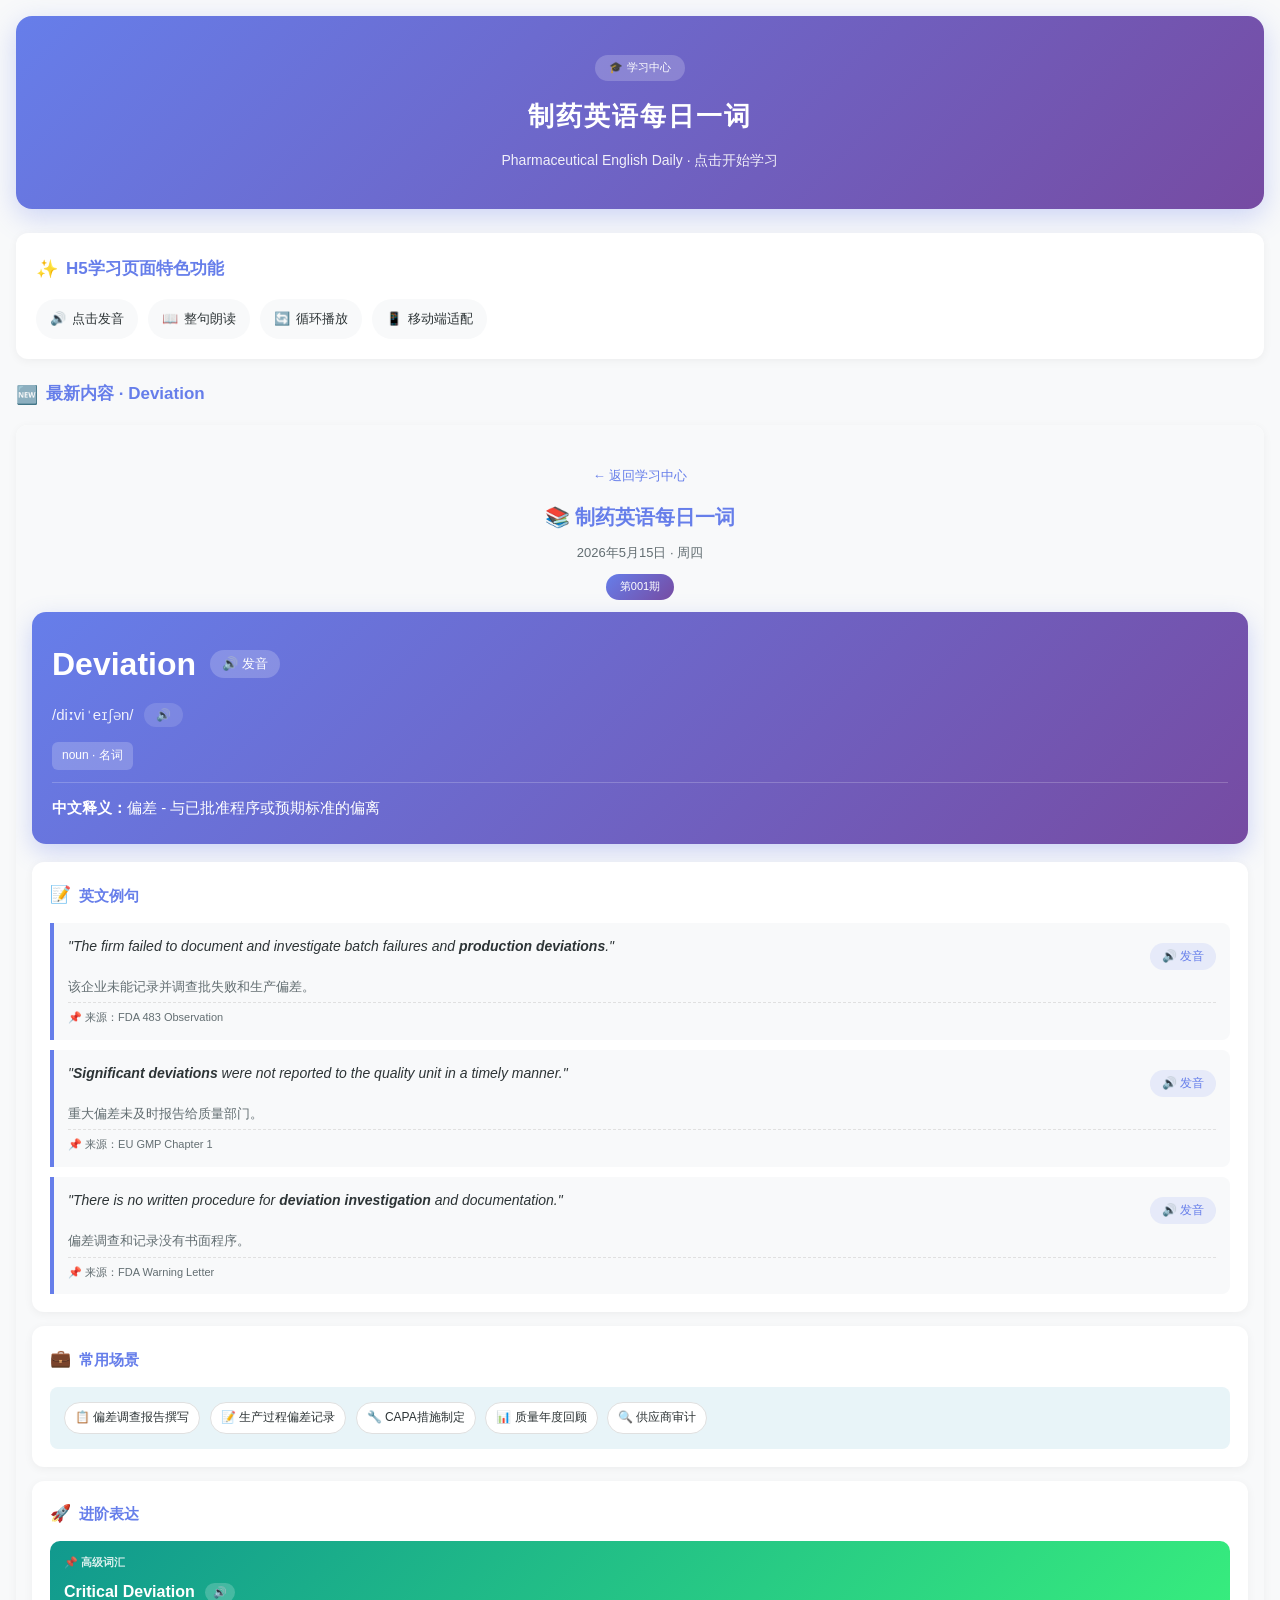
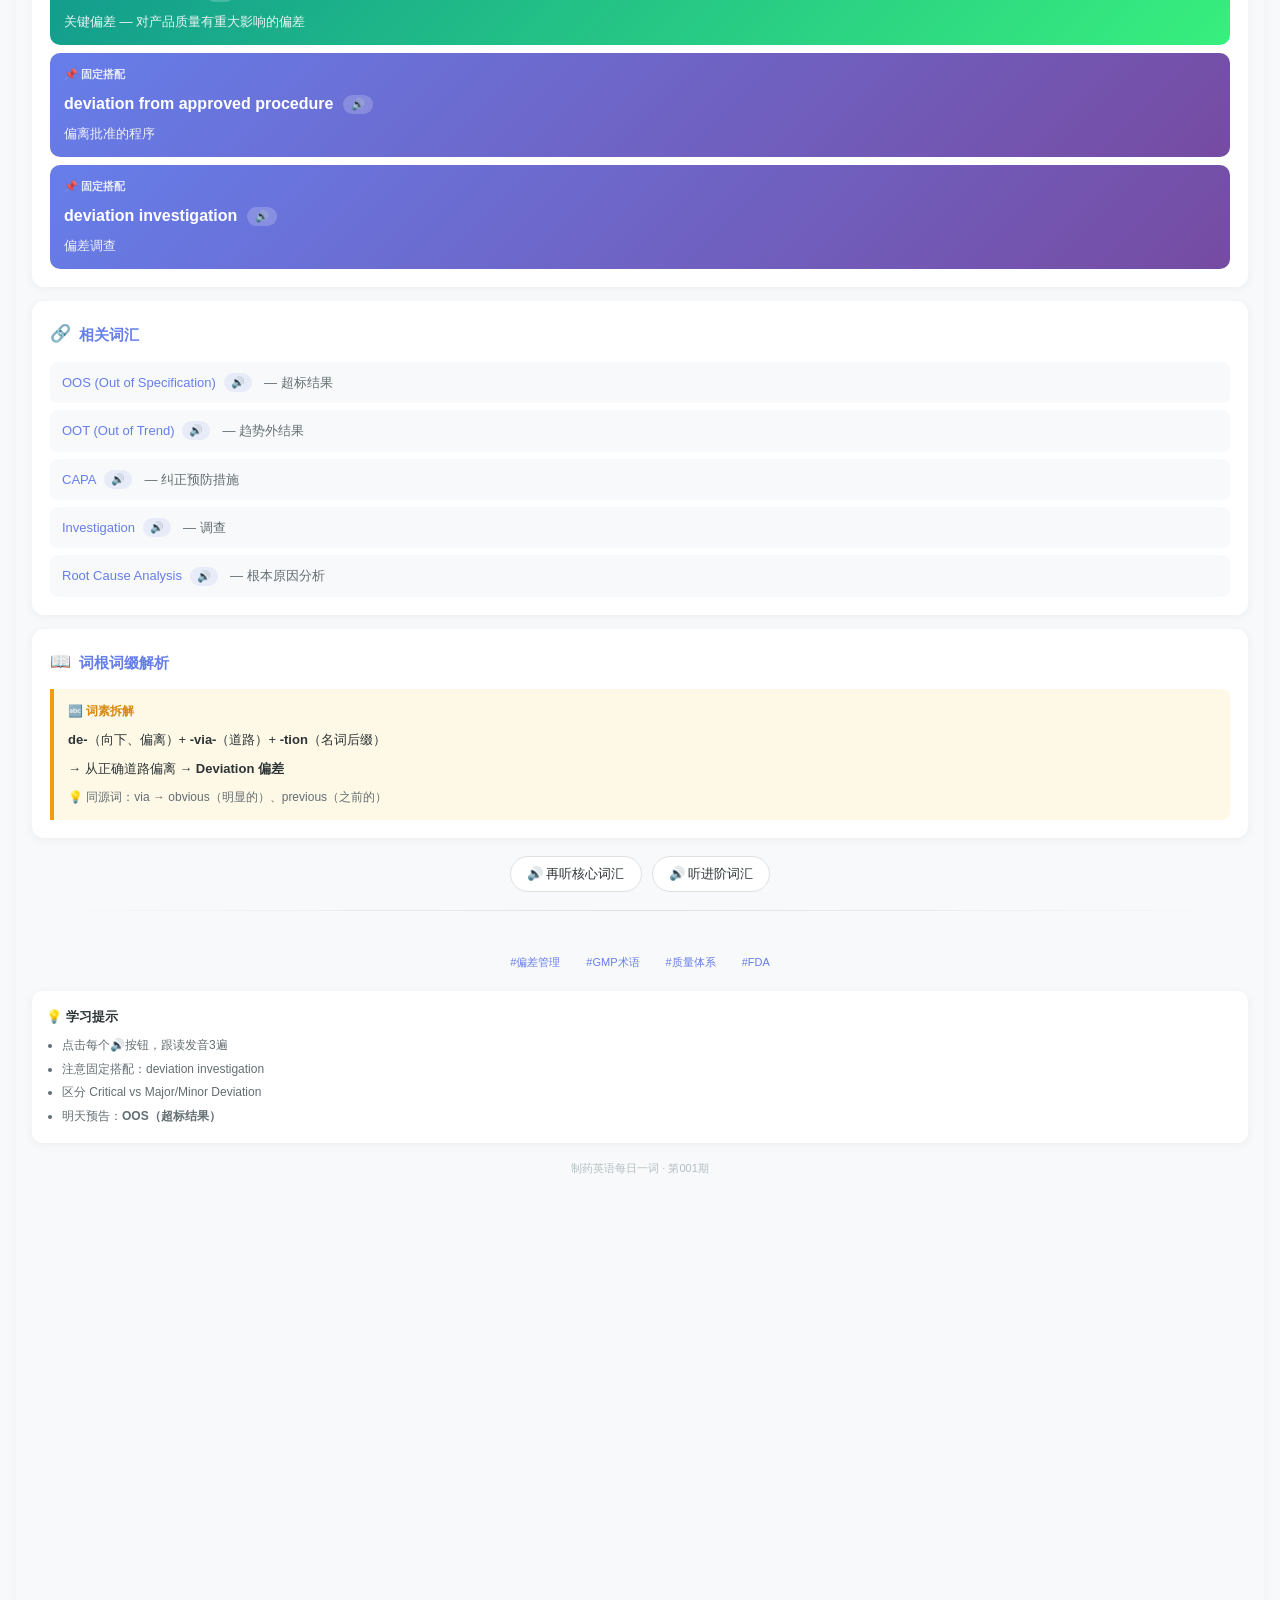
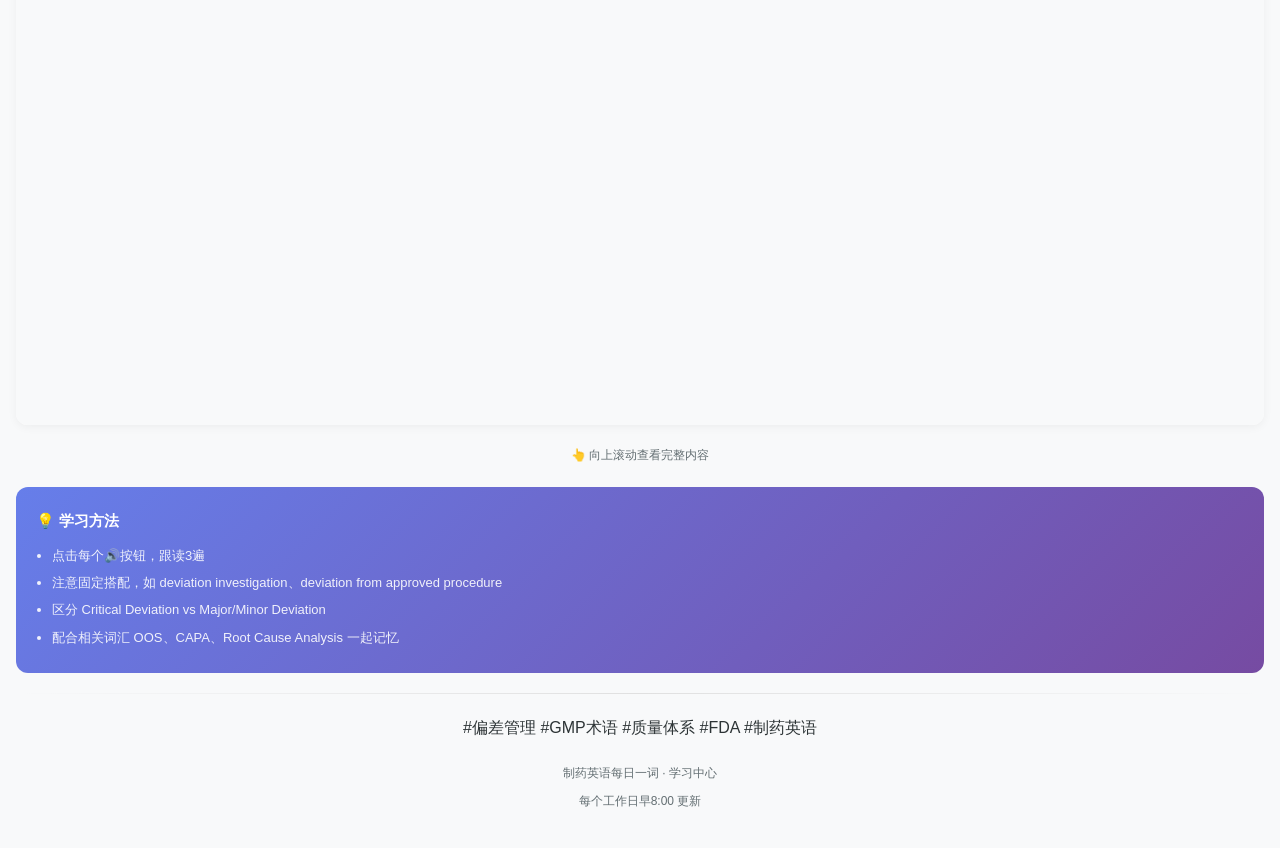
<file: index.html>
<!DOCTYPE html>
<html lang="zh-CN">
<head>
    <meta charset="UTF-8">
    <meta name="viewport" content="width=device-width, initial-scale=1.0, maximum-scale=1.0, user-scalable=no">
    <title>制药英语每日一词 · 学习中心</title>
    <style>
        * { margin: 0; padding: 0; box-sizing: border-box; }
        :root {
            --primary: linear-gradient(135deg, #667eea 0%, #764ba2 100%);
            --accent: linear-gradient(135deg, #11998e 0%, #38ef7d 100%);
            --bg: #f8f9fa;
            --card: #ffffff;
            --border: #e0e0e0;
            --text: #2d3436;
            --sub: #636e72;
            --primary-color: #667eea;
        }
        body {
            font-family: -apple-system, BlinkMacSystemFont, "PingFang SC", "Microsoft YaHei", sans-serif;
            font-size: 16px;
            line-height: 1.8;
            color: var(--text);
            background: var(--bg);
            max-width: 100%;
            padding: 16px;
        }
        .header {
            background: var(--primary);
            color: white;
            padding: 36px 24px;
            border-radius: 16px;
            text-align: center;
            margin-bottom: 24px;
            box-shadow: 0 8px 28px rgba(102, 126, 234, 0.3);
        }
        .header .badge {
            display: inline-block;
            background: rgba(255,255,255,0.2);
            padding: 3px 14px;
            border-radius: 20px;
            font-size: 11px;
            margin-bottom: 12px;
        }
        .header h1 {
            font-size: 26px;
            font-weight: 700;
            margin-bottom: 8px;
            letter-spacing: 2px;
        }
        .header p {
            font-size: 14px;
            opacity: 0.9;
        }
        .section-title {
            font-size: 17px;
            font-weight: 600;
            color: var(--primary-color);
            margin-bottom: 14px;
            display: flex;
            align-items: center;
        }
        .section-title .icon { margin-right: 8px; font-size: 18px; }
        .episode-grid {
            display: grid;
            grid-template-columns: 1fr;
            gap: 14px;
            margin-bottom: 24px;
        }
        .episode-card {
            background: var(--card);
            border-radius: 12px;
            padding: 18px 20px;
            box-shadow: 0 2px 10px rgba(0,0,0,0.05);
            text-decoration: none;
            color: var(--text);
            display: block;
            transition: all 0.2s ease;
            border: 1px solid transparent;
        }
        .episode-card:hover {
            border-color: var(--primary-color);
            box-shadow: 0 4px 16px rgba(102, 126, 234, 0.15);
            transform: translateY(-2px);
        }
        .episode-card .ep-header {
            display: flex;
            align-items: center;
            margin-bottom: 8px;
        }
        .episode-card .ep-num {
            background: var(--primary);
            color: white;
            padding: 2px 10px;
            border-radius: 12px;
            font-size: 11px;
            font-weight: 600;
            margin-right: 10px;
        }
        .episode-card .ep-date {
            font-size: 12px;
            color: var(--sub);
        }
        .episode-card .ep-word {
            font-size: 22px;
            font-weight: 700;
            color: var(--primary-color);
            margin-bottom: 4px;
        }
        .episode-card .ep-cn {
            font-size: 14px;
            color: var(--sub);
        }
        .episode-card .ep-arrow {
            float: right;
            color: var(--primary-color);
            font-size: 18px;
            margin-top: -30px;
        }
        .feature-bar {
            background: var(--card);
            border-radius: 12px;
            padding: 20px;
            margin-bottom: 20px;
            box-shadow: 0 2px 10px rgba(0,0,0,0.05);
        }
        .feature-list {
            display: flex;
            flex-wrap: wrap;
            gap: 10px;
        }
        .feature-item {
            background: var(--bg);
            padding: 8px 14px;
            border-radius: 20px;
            font-size: 13px;
            color: var(--text);
            display: flex;
            align-items: center;
        }
        .feature-item .icon { margin-right: 6px; }
        .tips-card {
            background: linear-gradient(135deg, #667eea 0%, #764ba2 100%);
            color: white;
            border-radius: 12px;
            padding: 20px;
        }
        .tips-card h3 {
            font-size: 15px;
            margin-bottom: 10px;
        }
        .tips-card li {
            font-size: 13px;
            margin-left: 16px;
            margin-bottom: 4px;
            opacity: 0.9;
        }
        .divider {
            height: 1px;
            background: linear-gradient(to right, transparent, var(--border), transparent);
            margin: 20px 0;
        }
        .footer {
            text-align: center;
            padding: 20px 0;
            color: var(--sub);
            font-size: 12px;
        }
        .footer .tag {
            display: inline-block;
            background: var(--bg);
            color: var(--primary-color);
            padding: 3px 10px;
            border-radius: 12px;
            font-size: 11px;
            margin: 4px;
        }
        .latest-badge {
            display: inline-block;
            background: #e74c3c;
            color: white;
            padding: 2px 8px;
            border-radius: 10px;
            font-size: 10px;
            margin-left: 6px;
        }
        @media (max-width: 480px) {
            .header { padding: 28px 18px; }
            .header h1 { font-size: 22px; }
        }
    </style>
</head>
<body>
    <!-- 头部 -->
    <div class="header">
        <span class="badge">🎓 学习中心</span>
        <h1>制药英语每日一词</h1>
        <p>Pharmaceutical English Daily · 点击开始学习</p>
    </div>

    <!-- 功能说明 -->
    <div class="feature-bar">
        <div class="section-title"><span class="icon">✨</span>H5学习页面特色功能</div>
        <div class="feature-list">
            <div class="feature-item"><span class="icon">🔊</span>点击发音</div>
            <div class="feature-item"><span class="icon">📖</span>整句朗读</div>
            <div class="feature-item"><span class="icon">🔄</span>循环播放</div>
            <div class="feature-item"><span class="icon">📱</span>移动端适配</div>
        </div>
    </div>

    <!-- 最新一期 - 嵌入式H5页面 -->
    <div class="section-title"><span class="icon">🆕</span>最新内容 · Deviation</div>

    <!-- iframe嵌入H5页面 -->
    <div style="background:#fff; border-radius:12px; overflow:hidden; margin-bottom:20px; box-shadow:0 2px 10px rgba(0,0,0,0.05);">
        <iframe src="episode/episode-001-deviation.html"
                width="100%" height="3200"
                frameborder="0"
                scrolling="yes"
                style="display:block;"
                title="Deviation 偏差学习"></iframe>
    </div>
    <p style="text-align:center; color:var(--sub); font-size:12px; margin-bottom:20px;">👆 向上滚动查看完整内容</p>

    <!-- 学习提示 -->
    <div class="tips-card">
        <h3>💡 学习方法</h3>
        <ul>
            <li>点击每个🔊按钮，跟读3遍</li>
            <li>注意固定搭配，如 deviation investigation、deviation from approved procedure</li>
            <li>区分 Critical Deviation vs Major/Minor Deviation</li>
            <li>配合相关词汇 OOS、CAPA、Root Cause Analysis 一起记忆</li>
        </ul>
    </div>

    <div class="divider"></div>

    <!-- 标签 -->
    <div style="text-align:center;">
        <span class="tag">#偏差管理</span>
        <span class="tag">#GMP术语</span>
        <span class="tag">#质量体系</span>
        <span class="tag">#FDA</span>
        <span class="tag">#制药英语</span>
    </div>

    <div class="footer">
        <p>制药英语每日一词 · 学习中心</p>
        <p style="margin-top:6px;">每个工作日早8:00 更新</p>
    </div>
</body>
</html>
</file>
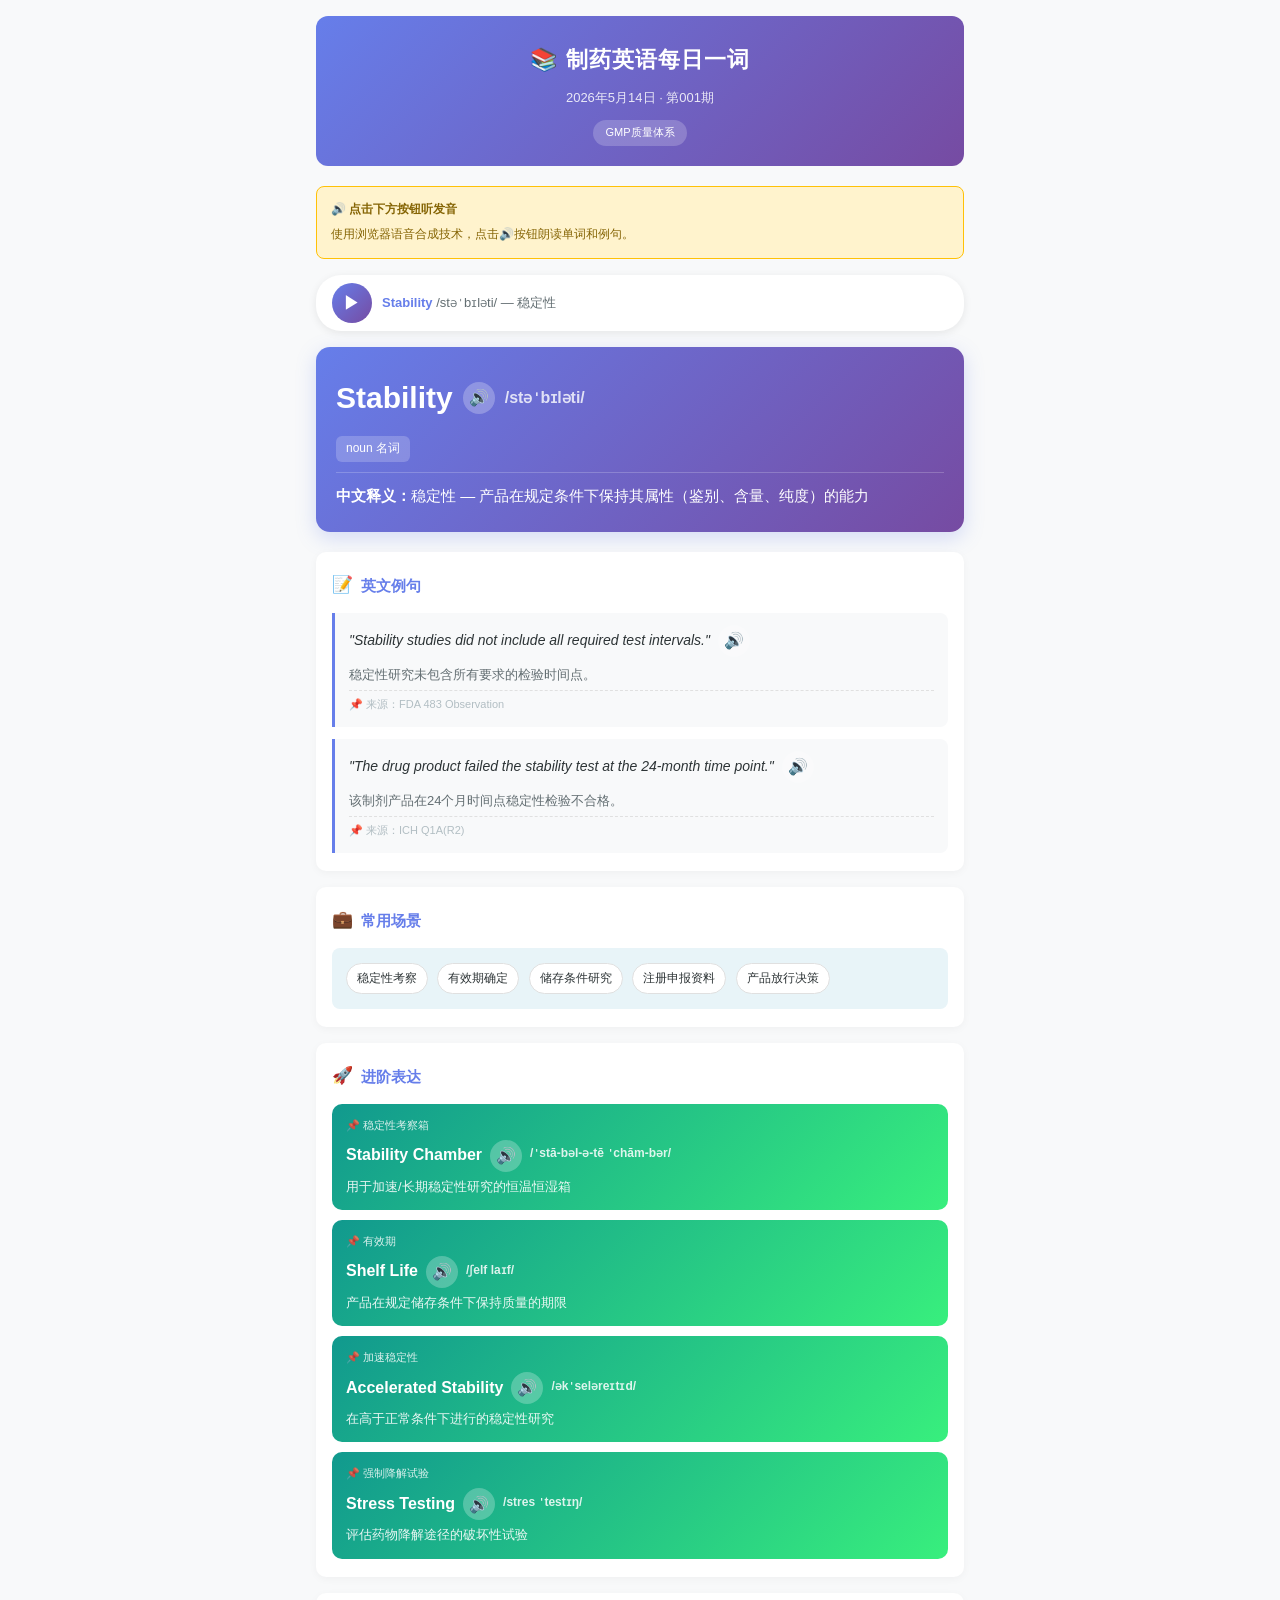
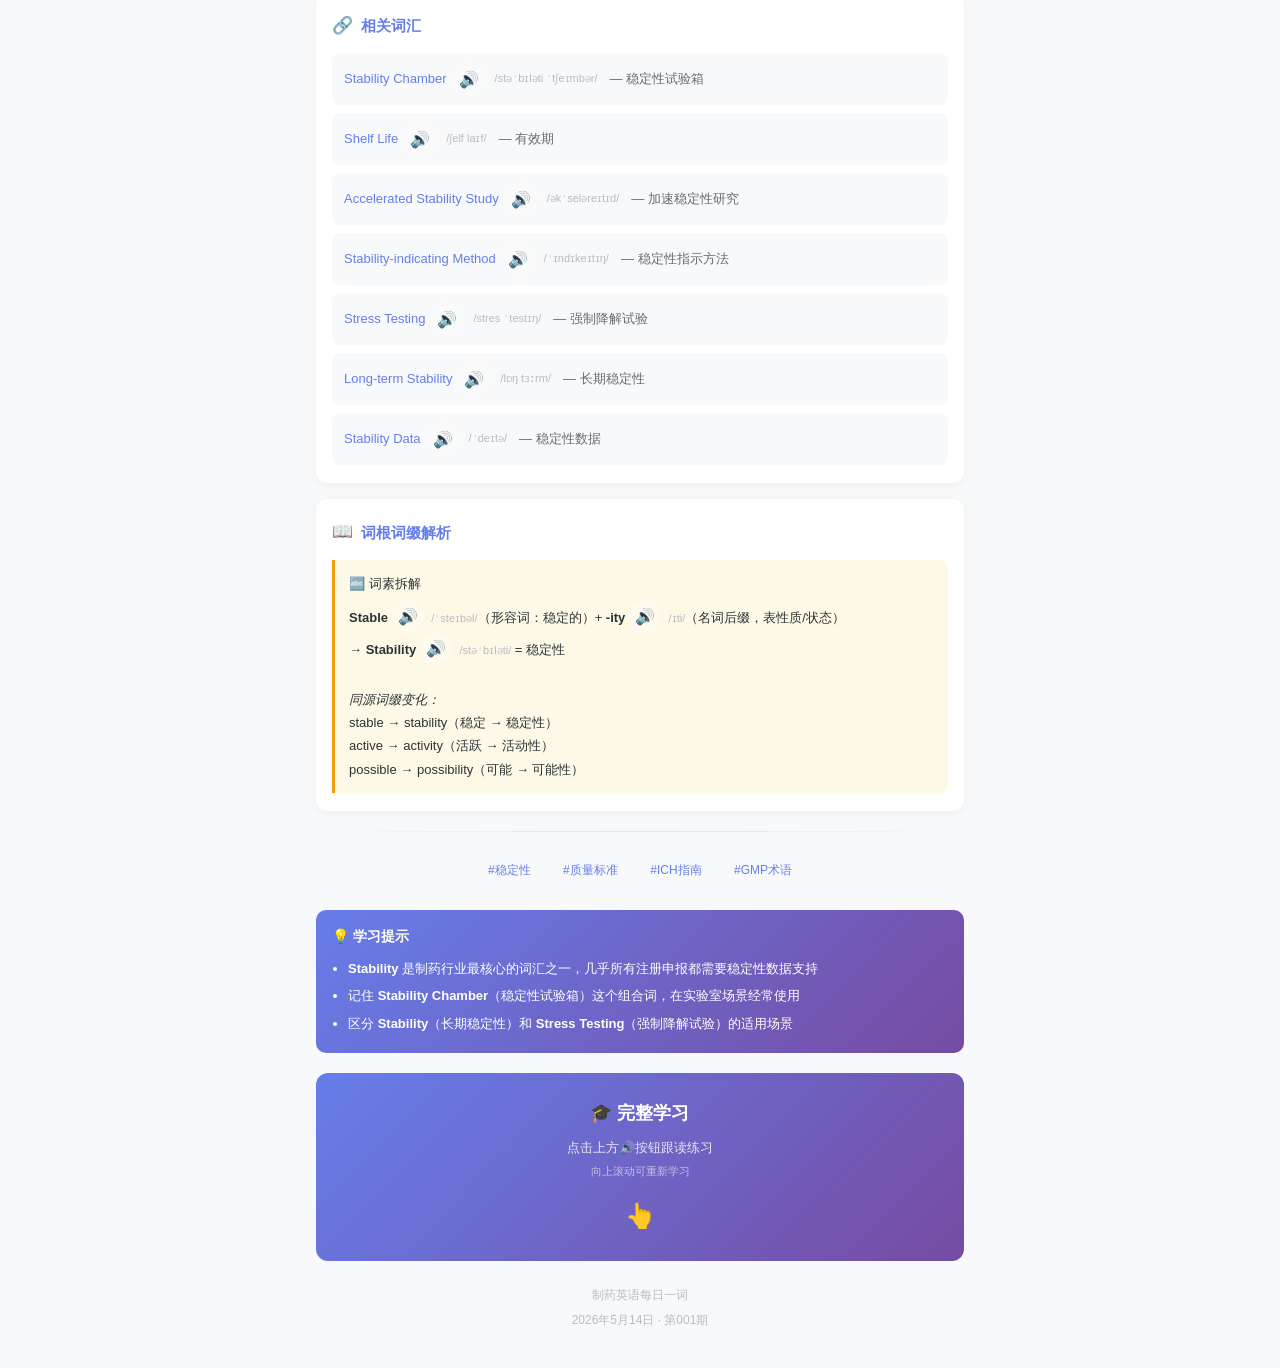
<file: pharma-english-daily-2026-05-13.html>
<!DOCTYPE html>
<html lang="zh-CN">
<head>
    <meta charset="UTF-8">
    <meta name="viewport" content="width=device-width, initial-scale=1.0, maximum-scale=1.0, user-scalable=no">
    <title>📚 制药英语每日一词 | Stability 稳定性</title>
    <style>
        * { margin: 0; padding: 0; box-sizing: border-box; }
        body {
            font-family: -apple-system, BlinkMacSystemFont, "PingFang SC", "Microsoft YaHei", sans-serif;
            font-size: 16px;
            line-height: 1.8;
            color: #2d3436;
            background: #f8f9fa;
            max-width: 680px;
            margin: 0 auto;
            padding: 16px;
        }
        .header {
            text-align: center;
            padding: 24px 16px 20px;
            background: linear-gradient(135deg, #667eea 0%, #764ba2 100%);
            border-radius: 12px;
            margin-bottom: 20px;
            color: white;
        }
        .header .title { font-size: 22px; font-weight: 700; margin-bottom: 6px; letter-spacing: 1px; }
        .header .meta { font-size: 13px; opacity: 0.85; margin-bottom: 8px; }
        .header .badge { display: inline-block; background: rgba(255,255,255,0.2); padding: 3px 12px; border-radius: 20px; font-size: 11px; }

        .word-card {
            background: linear-gradient(135deg, #667eea 0%, #764ba2 100%);
            color: white; padding: 24px 20px; border-radius: 14px; margin-bottom: 20px;
            box-shadow: 0 6px 20px rgba(102,126,234,0.25);
        }
        .word-card .word { font-size: 30px; font-weight: 700; margin-bottom: 8px; display: flex; align-items: center; gap: 10px; }
        .word-card .phonetic { font-size: 14px; opacity: 0.85; margin-bottom: 10px; }
        .word-card .pos { display: inline-block; background: rgba(255,255,255,0.2); padding: 2px 10px; border-radius: 6px; font-size: 12px; margin-bottom: 10px; }
        .word-card .def { font-size: 15px; padding-top: 10px; border-top: 1px solid rgba(255,255,255,0.2); line-height: 1.7; }

        .section { background: white; border-radius: 10px; padding: 18px 16px; margin-bottom: 16px; box-shadow: 0 2px 8px rgba(0,0,0,0.04); }
        .section-title { font-size: 15px; font-weight: 600; color: #667eea; margin-bottom: 12px; display: flex; align-items: center; }
        .section-title .icon { margin-right: 8px; font-size: 17px; }

        .example { background: #f8f9fa; border-left: 3px solid #667eea; padding: 12px 14px; border-radius: 0 8px 8px 0; margin-bottom: 12px; }
        .example:last-child { margin-bottom: 0; }
        .example-en { font-style: italic; font-size: 14px; color: #2d3436; margin-bottom: 6px; line-height: 1.7; display: flex; align-items: center; gap: 8px; }
        .example-cn { font-size: 13px; color: #636e72; margin-bottom: 4px; }
        .example-source { font-size: 11px; color: #b2bec3; padding-top: 4px; border-top: 1px dashed #e0e0e0; }

        .scenario { background: #e8f4f8; border-radius: 8px; padding: 12px 14px; }
        .scenario-tag { display: inline-block; background: white; padding: 4px 10px; border-radius: 20px; font-size: 12px; margin: 3px 5px 3px 0; color: #2d3436; border: 1px solid #e0e0e0; }

        .advanced { background: linear-gradient(135deg, #11998e 0%, #38ef7d 100%); color: white; border-radius: 10px; padding: 12px 14px; margin-bottom: 10px; }
        .advanced:last-child { margin-bottom: 0; }
        .advanced-label { font-size: 11px; opacity: 0.85; margin-bottom: 4px; }
        .advanced-phrase { font-size: 16px; font-weight: 600; margin-bottom: 3px; display: flex; align-items: center; gap: 8px; }
        .advanced-phonetic { font-size: 12px; opacity: 0.85; margin-bottom: 3px; }
        .advanced-meaning { font-size: 13px; opacity: 0.9; }

        .related { display: flex; flex-direction: column; gap: 8px; }
        .related-item { background: #f8f9fa; padding: 10px 12px; border-radius: 8px; font-size: 13px; display: flex; align-items: center; flex-wrap: wrap; }
        .related-en { color: #667eea; font-weight: 500; display: flex; align-items: center; gap: 6px; }
        .related-phonetic { color: #b2bec3; font-size: 11px; margin-left: 4px; }
        .related-cn { color: #636e72; margin-left: 12px; }

        .etymology { background: #fef9e7; border-left: 3px solid #f39c12; padding: 12px 14px; border-radius: 0 8px 8px 0; }
        .etymology-title { font-size: 12px; color: #d68910; margin-bottom: 5px; }
        .etymology p { font-size: 13px; color: #2d3436; line-height: 1.8; }

        .divider { height: 1px; background: linear-gradient(to right, transparent, #dfe6e9, transparent); margin: 20px 0; }
        .tags { text-align: center; margin: 20px 0; }
        .tag { display: inline-block; background: #f8f9fa; color: #667eea; padding: 4px 10px; border-radius: 12px; font-size: 12px; margin: 4px; }

        .tip { background: linear-gradient(135deg, #667eea 0%, #764ba2 100%); color: white; border-radius: 10px; padding: 14px 16px; margin-top: 16px; font-size: 13px; line-height: 1.8; }
        .tip-title { font-size: 14px; font-weight: 600; margin-bottom: 8px; }
        .tip li { margin-left: 16px; margin-bottom: 4px; }

        .ending { text-align: center; padding: 24px 16px; background: linear-gradient(135deg, #667eea 0%, #764ba2 100%); color: white; border-radius: 12px; margin-top: 20px; }
        .ending-title { font-size: 18px; font-weight: 700; margin-bottom: 8px; }
        .ending-desc { font-size: 13px; opacity: 0.85; line-height: 1.7; margin-bottom: 12px; }
        .ending-arrow { font-size: 24px; }
        .footer { text-align: center; padding: 20px 0; color: #b2bec3; font-size: 12px; }

        .pronunciation-note {
            background: #fff3cd;
            border: 1px solid #ffc107;
            border-radius: 8px;
            padding: 12px 14px;
            margin-bottom: 16px;
            font-size: 12px;
            color: #856404;
        }
        .pronunciation-note .title { font-weight: 600; margin-bottom: 4px; }

        /* 发音按钮样式 */
        .speak-btn {
            display: inline-flex;
            align-items: center;
            justify-content: center;
            width: 32px;
            height: 32px;
            background: rgba(255,255,255,0.25);
            border: none;
            border-radius: 50%;
            cursor: pointer;
            font-size: 16px;
            transition: all 0.2s;
            flex-shrink: 0;
        }
        .speak-btn:hover {
            background: rgba(255,255,255,0.4);
            transform: scale(1.1);
        }
        .speak-btn:active {
            transform: scale(0.95);
        }
        .speak-btn.playing {
            background: #fff;
            animation: pulse 1s infinite;
        }
        @keyframes pulse {
            0%, 100% { box-shadow: 0 0 0 0 rgba(255,255,255,0.4); }
            50% { box-shadow: 0 0 0 10px rgba(255,255,255,0); }
        }

        /* 播放控制条 */
        .audio-bar {
            background: white;
            border-radius: 25px;
            padding: 8px 16px;
            margin-bottom: 16px;
            display: flex;
            align-items: center;
            gap: 10px;
            box-shadow: 0 2px 8px rgba(0,0,0,0.08);
        }
        .audio-bar .play-btn {
            width: 40px;
            height: 40px;
            background: linear-gradient(135deg, #667eea 0%, #764ba2 100%);
            border: none;
            border-radius: 50%;
            color: white;
            font-size: 18px;
            cursor: pointer;
            display: flex;
            align-items: center;
            justify-content: center;
        }
        .audio-bar .play-text {
            flex: 1;
            font-size: 13px;
            color: #636e72;
        }
        .audio-bar .play-text strong {
            color: #667eea;
        }

        @media (max-width: 480px) {
            body { font-size: 15px; padding: 12px; }
            .word-card .word { font-size: 26px; }
        }
    </style>
</head>
<body id="top">
    <!-- 头部 -->
    <div class="header">
        <h1 class="title">📚 制药英语每日一词</h1>
        <p class="meta">2026年5月14日 · 第001期</p>
        <span class="badge">GMP质量体系</span>
    </div>

    <!-- 发音说明 -->
    <div class="pronunciation-note">
        <p class="title">🔊 点击下方按钮听发音</p>
        <p>使用浏览器语音合成技术，点击🔊按钮朗读单词和例句。</p>
    </div>

    <!-- 播放控制条 -->
    <div class="audio-bar">
        <button class="play-btn" onclick="speakAll()">▶</button>
        <span class="play-text"><strong>Stability</strong> /stəˈbɪləti/ — 稳定性</span>
    </div>

    <!-- 核心卡片 -->
    <div class="word-card">
        <h2 class="word">
            Stability
            <button class="speak-btn" onclick="speak('Stability')">🔊</button>
            <span style="font-size:16px;opacity:0.8;">/stəˈbɪləti/</span>
        </h2>
        <span class="pos">noun 名词</span>
        <div class="def"><strong>中文释义：</strong>稳定性 — 产品在规定条件下保持其属性（鉴别、含量、纯度）的能力</div>
    </div>

    <!-- 例句 -->
    <div class="section">
        <h3 class="section-title"><span class="icon">📝</span>英文例句</h3>
        <div class="example">
            <p class="example-en">
                "Stability studies did not include all required test intervals."
                <button class="speak-btn" onclick="speak('Stability studies did not include all required test intervals.')">🔊</button>
            </p>
            <p class="example-cn">稳定性研究未包含所有要求的检验时间点。</p>
            <p class="example-source">📌 来源：FDA 483 Observation</p>
        </div>
        <div class="example">
            <p class="example-en">
                "The drug product failed the stability test at the 24-month time point."
                <button class="speak-btn" onclick="speak('The drug product failed the stability test at the 24-month time point.')">🔊</button>
            </p>
            <p class="example-cn">该制剂产品在24个月时间点稳定性检验不合格。</p>
            <p class="example-source">📌 来源：ICH Q1A(R2)</p>
        </div>
    </div>

    <!-- 常用场景 -->
    <div class="section">
        <h3 class="section-title"><span class="icon">💼</span>常用场景</h3>
        <div class="scenario">
            <span class="scenario-tag">稳定性考察</span>
            <span class="scenario-tag">有效期确定</span>
            <span class="scenario-tag">储存条件研究</span>
            <span class="scenario-tag">注册申报资料</span>
            <span class="scenario-tag">产品放行决策</span>
        </div>
    </div>

    <!-- 进阶表达 -->
    <div class="section">
        <h3 class="section-title"><span class="icon">🚀</span>进阶表达</h3>
        <div class="advanced">
            <p class="advanced-label">📌 稳定性考察箱</p>
            <p class="advanced-phrase">
                Stability Chamber
                <button class="speak-btn" onclick="speak('Stability Chamber')">🔊</button>
                <span class="advanced-phonetic">/ˈstā-bəl-ə-tē ˈchām-bər/</span>
            </p>
            <p class="advanced-meaning">用于加速/长期稳定性研究的恒温恒湿箱</p>
        </div>
        <div class="advanced">
            <p class="advanced-label">📌 有效期</p>
            <p class="advanced-phrase">
                Shelf Life
                <button class="speak-btn" onclick="speak('Shelf Life')">🔊</button>
                <span class="advanced-phonetic">/ʃelf laɪf/</span>
            </p>
            <p class="advanced-meaning">产品在规定储存条件下保持质量的期限</p>
        </div>
        <div class="advanced">
            <p class="advanced-label">📌 加速稳定性</p>
            <p class="advanced-phrase">
                Accelerated Stability
                <button class="speak-btn" onclick="speak('Accelerated Stability')">🔊</button>
                <span class="advanced-phonetic">/əkˈseləreɪtɪd/</span>
            </p>
            <p class="advanced-meaning">在高于正常条件下进行的稳定性研究</p>
        </div>
        <div class="advanced">
            <p class="advanced-label">📌 强制降解试验</p>
            <p class="advanced-phrase">
                Stress Testing
                <button class="speak-btn" onclick="speak('Stress Testing')">🔊</button>
                <span class="advanced-phonetic">/stres ˈtestɪŋ/</span>
            </p>
            <p class="advanced-meaning">评估药物降解途径的破坏性试验</p>
        </div>
    </div>

    <!-- 相关词汇 -->
    <div class="section">
        <h3 class="section-title"><span class="icon">🔗</span>相关词汇</h3>
        <div class="related">
            <div class="related-item">
                <span class="related-en">
                    Stability Chamber
                    <button class="speak-btn" onclick="speak('Stability Chamber')">🔊</button>
                    <span class="related-phonetic">/stəˈbɪləti ˈtʃeɪmbər/</span>
                </span>
                <span class="related-cn">— 稳定性试验箱</span>
            </div>
            <div class="related-item">
                <span class="related-en">
                    Shelf Life
                    <button class="speak-btn" onclick="speak('Shelf Life')">🔊</button>
                    <span class="related-phonetic">/ʃelf laɪf/</span>
                </span>
                <span class="related-cn">— 有效期</span>
            </div>
            <div class="related-item">
                <span class="related-en">
                    Accelerated Stability Study
                    <button class="speak-btn" onclick="speak('Accelerated Stability Study')">🔊</button>
                    <span class="related-phonetic">/əkˈseləreɪtɪd/</span>
                </span>
                <span class="related-cn">— 加速稳定性研究</span>
            </div>
            <div class="related-item">
                <span class="related-en">
                    Stability-indicating Method
                    <button class="speak-btn" onclick="speak('Stability-indicating Method')">🔊</button>
                    <span class="related-phonetic">/ˈɪndɪkeɪtɪŋ/</span>
                </span>
                <span class="related-cn">— 稳定性指示方法</span>
            </div>
            <div class="related-item">
                <span class="related-en">
                    Stress Testing
                    <button class="speak-btn" onclick="speak('Stress Testing')">🔊</button>
                    <span class="related-phonetic">/stres ˈtestɪŋ/</span>
                </span>
                <span class="related-cn">— 强制降解试验</span>
            </div>
            <div class="related-item">
                <span class="related-en">
                    Long-term Stability
                    <button class="speak-btn" onclick="speak('Long-term Stability')">🔊</button>
                    <span class="related-phonetic">/lɒŋ tɜːrm/</span>
                </span>
                <span class="related-cn">— 长期稳定性</span>
            </div>
            <div class="related-item">
                <span class="related-en">
                    Stability Data
                    <button class="speak-btn" onclick="speak('Stability Data')">🔊</button>
                    <span class="related-phonetic">/ˈdeɪtə/</span>
                </span>
                <span class="related-cn">— 稳定性数据</span>
            </div>
        </div>
    </div>

    <!-- 词根词缀 -->
    <div class="section">
        <h3 class="section-title"><span class="icon">📖</span>词根词缀解析</h3>
        <div class="etymology">
            <p class="etymology-title">🔤 词素拆解</p>
            <p>
                <strong>Stable</strong>
                <button class="speak-btn" onclick="speak('Stable')">🔊</button>
                <span class="related-phonetic">/ˈsteɪbəl/</span>（形容词：稳定的）+ <strong>-ity</strong>
                <button class="speak-btn" onclick="speak('ity')">🔊</button>
                <span class="related-phonetic">/ɪti/</span>（名词后缀，表性质/状态）<br>
                → <strong>Stability</strong>
                <button class="speak-btn" onclick="speak('Stability')">🔊</button>
                <span class="related-phonetic">/stəˈbɪləti/</span> = 稳定性<br><br>
                <em>同源词缀变化：</em><br>
                stable → stability（稳定 → 稳定性）<br>
                active → activity（活跃 → 活动性）<br>
                possible → possibility（可能 → 可能性）
            </p>
        </div>
    </div>

    <div class="divider"></div>

    <!-- 标签 -->
    <div class="tags">
        <span class="tag">#稳定性</span>
        <span class="tag">#质量标准</span>
        <span class="tag">#ICH指南</span>
        <span class="tag">#GMP术语</span>
    </div>

    <!-- 学习提示 -->
    <div class="tip">
        <h4 class="tip-title">💡 学习提示</h4>
        <ul>
            <li><strong>Stability</strong> 是制药行业最核心的词汇之一，几乎所有注册申报都需要稳定性数据支持</li>
            <li>记住 <strong>Stability Chamber</strong>（稳定性试验箱）这个组合词，在实验室场景经常使用</li>
            <li>区分 <strong>Stability</strong>（长期稳定性）和 <strong>Stress Testing</strong>（强制降解试验）的适用场景</li>
        </ul>
    </div>

    <!-- 结尾引导 -->
    <div class="ending">
        <h3 class="ending-title">🎓 完整学习</h3>
        <p class="ending-desc">点击上方🔊按钮跟读练习<br><span style="font-size:11px;opacity:0.7;">向上滚动可重新学习</span></p>
        <p class="ending-arrow">👆</p>
    </div>

    <!-- 底部 -->
    <div class="footer">
        <p style="margin-top:4px;">制药英语每日一词</p>
        <p style="margin-top:4px;">2026年5月14日 · 第001期</p>
    </div>

    <!-- 语音合成脚本 -->
    <script>
        let utterance = null;
        let isPlaying = false;

        function speak(text) {
            if (!('speechSynthesis' in window)) {
                alert('您的浏览器不支持语音功能，请使用Chrome或Safari');
                return;
            }

            // 停止之前的朗读
            window.speechSynthesis.cancel();

            utterance = new SpeechSynthesisUtterance(text);
            utterance.lang = 'en-US';
            utterance.rate = 0.85;
            utterance.pitch = 1;

            utterance.onstart = function() {
                isPlaying = true;
                updatePlayButton(true);
            };

            utterance.onend = function() {
                isPlaying = false;
                updatePlayButton(false);
            };

            window.speechSynthesis.speak(utterance);
        }

        function speakAll() {
            speak('Stability. Stability means the ability of a product to maintain its attributes under specified conditions. Stability studies did not include all required test intervals. The drug product failed the stability test at the 24-month time point. Shelf life. Accelerated stability. Stress testing.');
        }

        function updatePlayButton(playing) {
            const btn = document.querySelector('.play-btn');
            if (btn) {
                btn.textContent = playing ? '⏸' : '▶';
            }
        }

        // 页面加载时提示
        document.addEventListener('DOMContentLoaded', function() {
            console.log('🔊 点击🔊按钮可听发音');
        });
    </script>
</body>
</html>
</file>
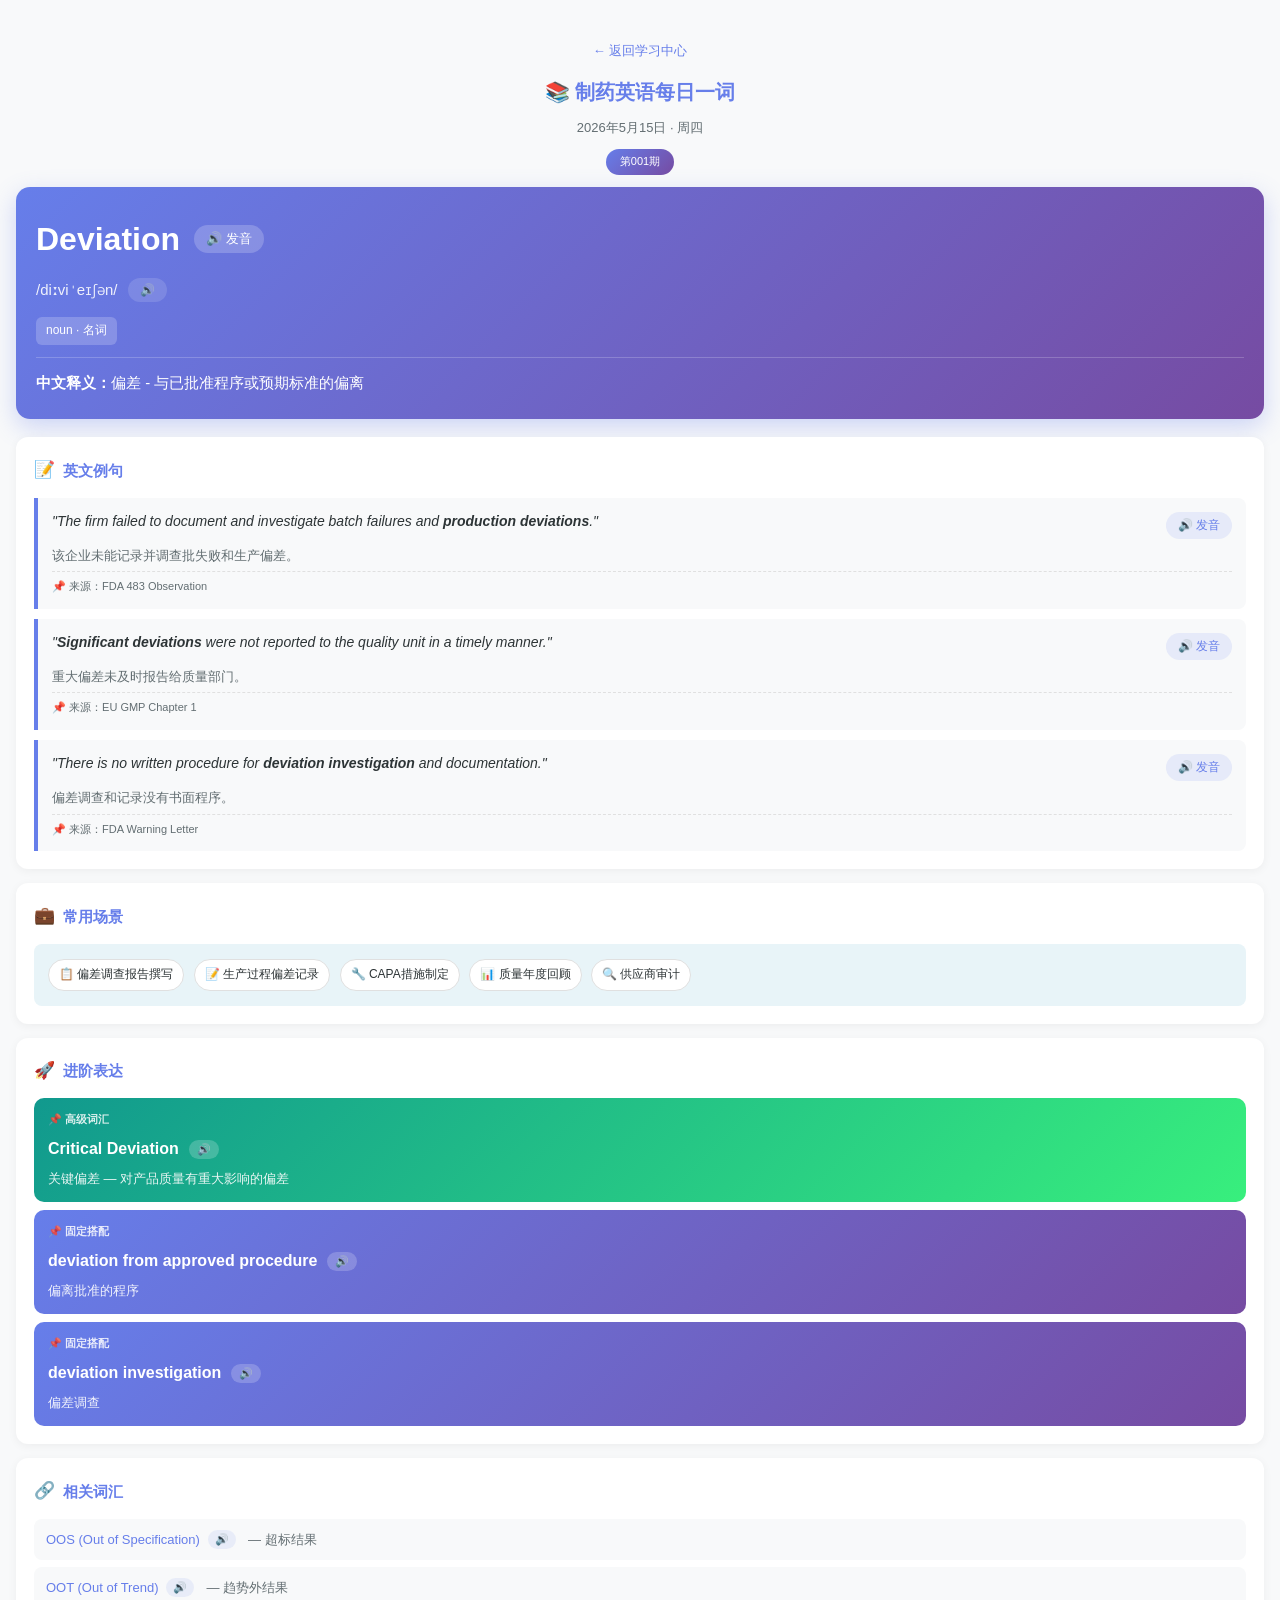
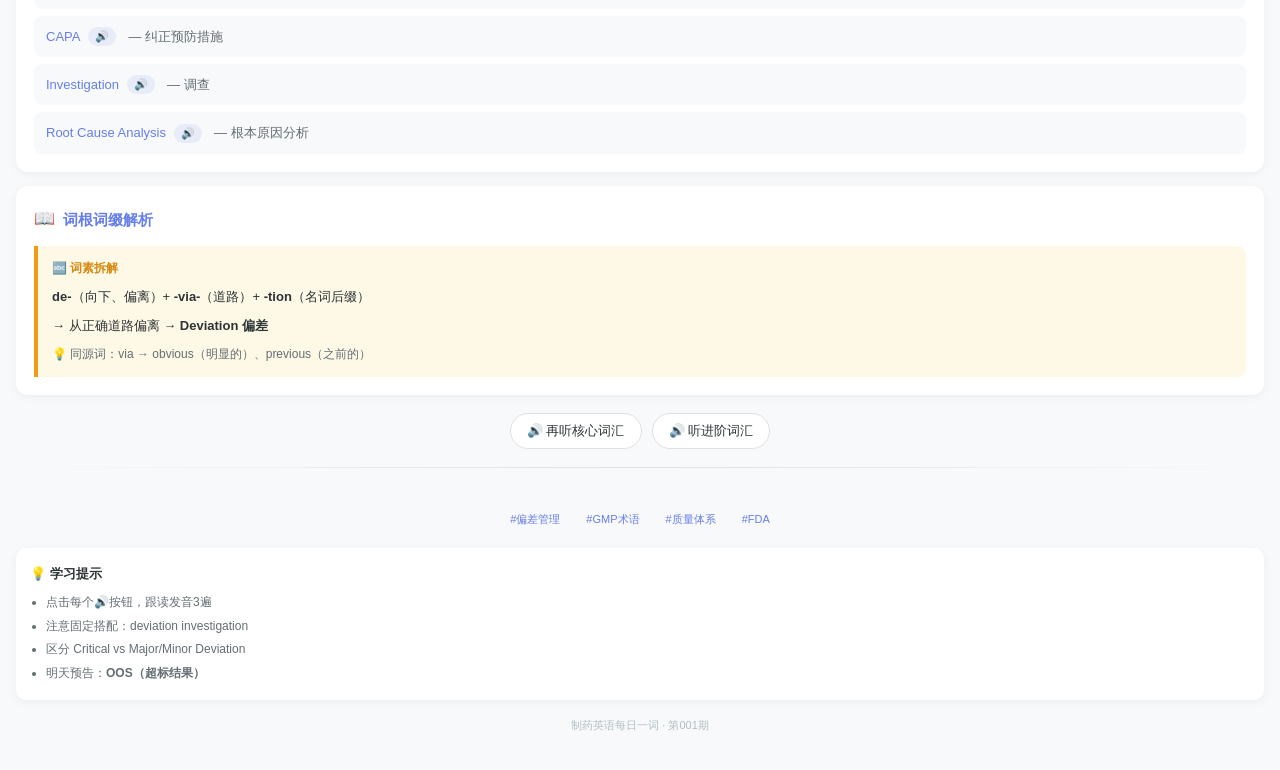
<file: episode/episode-001-deviation.html>
<!DOCTYPE html>
<html lang="zh-CN">
<head>
    <meta charset="UTF-8">
    <meta name="viewport" content="width=device-width, initial-scale=1.0, maximum-scale=1.0, user-scalable=no">
    <title>制药英语每日一词 · 第001期 Deviation</title>
    <style>
        * { margin: 0; padding: 0; box-sizing: border-box; }
        :root {
            --primary-color: #667eea;
            --primary-gradient: linear-gradient(135deg, #667eea 0%, #764ba2 100%);
            --accent-color: #11998e;
            --accent-gradient: linear-gradient(135deg, #11998e 0%, #38ef7d 100%);
            --text-primary: #2d3436;
            --text-secondary: #636e72;
            --text-light: #ffffff;
            --bg-light: #f8f9fa;
            --bg-card: #ffffff;
            --bg-example: #f8f9fa;
            --bg-scenario: #e8f4f8;
            --border-color: #e0e0e0;
            --font-family: -apple-system, BlinkMacSystemFont, "PingFang SC", "Microsoft YaHei", sans-serif;
        }
        body {
            font-family: var(--font-family);
            font-size: 16px;
            line-height: 1.8;
            color: var(--text-primary);
            background-color: var(--bg-light);
            max-width: 100%;
            padding: 16px;
            -webkit-font-smoothing: antialiased;
        }
        .sound-btn {
            display: inline-flex; align-items: center;
            background: rgba(255,255,255,0.2); border: none; color: white;
            padding: 5px 12px; border-radius: 20px; font-size: 12px;
            cursor: pointer; margin-left: 8px; transition: all 0.2s ease;
            vertical-align: middle;
        }
        .sound-btn:hover { background: rgba(255,255,255,0.35); transform: scale(1.05); }
        .sound-btn:active { transform: scale(0.95); }
        .sound-btn-dark { background: rgba(102,126,234,0.12); color: var(--primary-color); }
        .sound-btn-dark:hover { background: rgba(102,126,234,0.22); }
        .speaking { animation: pulse 0.8s ease-in-out infinite; }
        @keyframes pulse { 0%,100% { opacity: 1; } 50% { opacity: 0.6; } }
        .header { text-align: center; padding: 20px 0 12px; }
        .header h2 { font-size: 20px; font-weight: 700; color: var(--primary-color); margin-bottom: 6px; }
        .header .date { font-size: 13px; color: var(--text-secondary); margin-bottom: 6px; }
        .header .issue { display: inline-block; background: var(--primary-gradient); color: white; padding: 3px 14px; border-radius: 20px; font-size: 11px; }
        .header .back-link { font-size: 13px; color: var(--primary-color); text-decoration: none; margin-bottom: 12px; display: inline-block; }
        .word-card {
            background: var(--primary-gradient); color: white;
            padding: 24px 20px; border-radius: 14px; margin-bottom: 18px;
            box-shadow: 0 8px 24px rgba(102,126,234,0.3);
        }
        .word-card .word { font-size: 32px; font-weight: 700; margin-bottom: 8px; display: flex; align-items: center; flex-wrap: wrap; }
        .word-card .word .sound-btn { font-size: 13px; margin-left: 14px; }
        .word-card .phonetic { font-size: 15px; opacity: 0.9; margin-bottom: 12px; display: flex; align-items: center; }
        .word-card .phonetic .sound-btn { background: rgba(255,255,255,0.15); margin-left: 10px; }
        .word-card .pos { display: inline-block; background: rgba(255,255,255,0.2); padding: 3px 10px; border-radius: 6px; font-size: 12px; margin-bottom: 12px; }
        .word-card .definition { font-size: 15px; line-height: 1.7; padding-top: 12px; border-top: 1px solid rgba(255,255,255,0.2); }
        .section { background: var(--bg-card); border-radius: 12px; padding: 18px; margin-bottom: 14px; box-shadow: 0 2px 10px rgba(0,0,0,0.05); }
        .section-title { display: flex; align-items: center; font-size: 15px; font-weight: 600; color: var(--primary-color); margin-bottom: 12px; }
        .section-title .icon { margin-right: 8px; font-size: 17px; }
        .example-box { background: var(--bg-example); border-left: 4px solid var(--primary-color); padding: 12px 14px; border-radius: 0 8px 8px 0; margin-bottom: 10px; }
        .example-box:last-child { margin-bottom: 0; }
        .example-en { font-size: 14px; margin-bottom: 5px; display: flex; align-items: flex-start; flex-wrap: wrap; line-height: 1.7; }
        .example-en .en-text { font-style: italic; flex: 1; }
        .example-en .sound-btn { flex-shrink: 0; margin-left: 10px; margin-top: 2px; }
        .example-cn { color: var(--text-secondary); font-size: 13px; margin-bottom: 4px; }
        .example-source { font-size: 11px; color: var(--text-secondary); padding-top: 5px; border-top: 1px dashed var(--border-color); }
        .scenario-box { background: var(--bg-scenario); border-radius: 8px; padding: 12px 14px; }
        .scenario-item { display: inline-block; background: var(--bg-card); padding: 4px 10px; border-radius: 20px; font-size: 12px; margin: 3px 5px 3px 0; color: var(--text-primary); border: 1px solid var(--border-color); }
        .advanced-card { background: var(--accent-gradient); color: white; border-radius: 10px; padding: 12px 14px; margin-bottom: 8px; }
        .advanced-card:last-child { margin-bottom: 0; }
        .advanced-card.purple { background: var(--primary-gradient); }
        .advanced-card h4 { font-size: 11px; margin-bottom: 5px; opacity: 0.85; }
        .advanced-card .phrase { font-size: 16px; font-weight: 600; margin-bottom: 3px; display: flex; align-items: center; flex-wrap: wrap; }
        .advanced-card .phrase .sound-btn { background: rgba(255,255,255,0.2); font-size: 11px; padding: 3px 8px; margin-left: 10px; }
        .advanced-card .meaning { font-size: 13px; opacity: 0.9; }
        .related-list { display: flex; flex-direction: column; gap: 7px; }
        .related-item { display: flex; align-items: center; background: var(--bg-light); padding: 9px 12px; border-radius: 8px; font-size: 13px; flex-wrap: wrap; }
        .related-item .en { color: var(--primary-color); font-weight: 500; display: flex; align-items: center; flex-wrap: wrap; }
        .related-item .en .sound-btn { margin-left: 8px; background: rgba(102,126,234,0.1); color: var(--primary-color); padding: 3px 7px; font-size: 11px; }
        .related-item .cn { color: var(--text-secondary); margin-left: 12px; }
        .etymology-box { background: #fef9e7; border-left: 4px solid #f39c12; padding: 12px 14px; border-radius: 0 8px 8px 0; }
        .etymology-box h5 { font-size: 12px; color: #d68910; margin-bottom: 5px; }
        .etymology-box p { font-size: 13px; color: var(--text-primary); line-height: 1.8; }
        .action-bar { display: flex; justify-content: center; gap: 10px; margin: 18px 0; flex-wrap: wrap; }
        .action-btn { display: flex; align-items: center; justify-content: center; background: var(--bg-card); border: 1px solid var(--border-color); padding: 8px 16px; border-radius: 25px; font-size: 13px; cursor: pointer; transition: all 0.3s ease; color: var(--text-primary); }
        .action-btn:hover { border-color: var(--primary-color); color: var(--primary-color); }
        .divider { height: 1px; background: linear-gradient(to right, transparent, var(--border-color), transparent); margin: 18px 0; }
        .footer { text-align: center; padding: 18px 0; color: var(--text-secondary); font-size: 12px; }
        .footer .tags { margin-bottom: 12px; }
        .footer .tag { display: inline-block; background: var(--bg-light); color: var(--primary-color); padding: 3px 10px; border-radius: 12px; font-size: 11px; margin: 3px; }
        .footer .tips { text-align: left; background: var(--bg-card); border-radius: 10px; padding: 14px; margin-top: 12px; box-shadow: 0 2px 10px rgba(0,0,0,0.05); }
        .footer .tips h4 { font-size: 13px; color: var(--text-primary); margin-bottom: 7px; display: flex; align-items: center; }
        .footer .tips li { font-size: 12px; color: var(--text-secondary); margin-left: 16px; margin-bottom: 3px; line-height: 1.7; }
        @media (max-width: 480px) {
            body { font-size: 15px; padding: 12px; }
            .header h2 { font-size: 18px; }
            .word-card .word { font-size: 28px; }
            .word-card { padding: 20px 16px; }
            .section { padding: 16px; }
            .example-en { flex-direction: column; }
            .example-en .sound-btn { margin-left: 0; margin-top: 8px; }
        }
    </style>
</head>
<body>
    <div class="header">
        <a class="back-link" href="../">← 返回学习中心</a>
        <h2>📚 制药英语每日一词</h2>
        <p class="date">2026年5月15日 · 周四</p>
        <span class="issue">第001期</span>
    </div>
    <div class="word-card">
        <h3 class="word">
            Deviation
            <button class="sound-btn" onclick="speak('Deviation', this)">🔊 发音</button>
        </h3>
        <p class="phonetic">/diːviˈeɪʃən/ <button class="sound-btn" onclick="speak('Deviation', this)">🔊</button></p>
        <span class="pos">noun · 名词</span>
        <div class="definition"><strong>中文释义：</strong>偏差 - 与已批准程序或预期标准的偏离</div>
    </div>
    <div class="section">
        <h4 class="section-title"><span class="icon">📝</span>英文例句</h4>
        <div class="example-box">
            <p class="example-en"><span class="en-text">"The firm failed to document and investigate batch failures and <strong>production deviations</strong>."</span><button class="sound-btn sound-btn-dark" onclick="speak('The firm failed to document and investigate batch failures and production deviations', this)">🔊 发音</button></p>
            <p class="example-cn">该企业未能记录并调查批失败和生产偏差。</p>
            <p class="example-source">📌 来源：FDA 483 Observation</p>
        </div>
        <div class="example-box">
            <p class="example-en"><span class="en-text">"<strong>Significant deviations</strong> were not reported to the quality unit in a timely manner."</span><button class="sound-btn sound-btn-dark" onclick="speak('Significant deviations were not reported to the quality unit in a timely manner', this)">🔊 发音</button></p>
            <p class="example-cn">重大偏差未及时报告给质量部门。</p>
            <p class="example-source">📌 来源：EU GMP Chapter 1</p>
        </div>
        <div class="example-box">
            <p class="example-en"><span class="en-text">"There is no written procedure for <strong>deviation investigation</strong> and documentation."</span><button class="sound-btn sound-btn-dark" onclick="speak('There is no written procedure for deviation investigation and documentation', this)">🔊 发音</button></p>
            <p class="example-cn">偏差调查和记录没有书面程序。</p>
            <p class="example-source">📌 来源：FDA Warning Letter</p>
        </div>
    </div>
    <div class="section">
        <h4 class="section-title"><span class="icon">💼</span>常用场景</h4>
        <div class="scenario-box">
            <span class="scenario-item">📋 偏差调查报告撰写</span>
            <span class="scenario-item">📝 生产过程偏差记录</span>
            <span class="scenario-item">🔧 CAPA措施制定</span>
            <span class="scenario-item">📊 质量年度回顾</span>
            <span class="scenario-item">🔍 供应商审计</span>
        </div>
    </div>
    <div class="section">
        <h4 class="section-title"><span class="icon">🚀</span>进阶表达</h4>
        <div class="advanced-card">
            <h4>📌 高级词汇</h4>
            <p class="phrase">Critical Deviation <button class="sound-btn" onclick="speak('Critical Deviation', this)">🔊</button></p>
            <p class="meaning">关键偏差 — 对产品质量有重大影响的偏差</p>
        </div>
        <div class="advanced-card purple">
            <h4>📌 固定搭配</h4>
            <p class="phrase">deviation from approved procedure <button class="sound-btn" onclick="speak('deviation from approved procedure', this)">🔊</button></p>
            <p class="meaning">偏离批准的程序</p>
        </div>
        <div class="advanced-card purple">
            <h4>📌 固定搭配</h4>
            <p class="phrase">deviation investigation <button class="sound-btn" onclick="speak('deviation investigation', this)">🔊</button></p>
            <p class="meaning">偏差调查</p>
        </div>
    </div>
    <div class="section">
        <h4 class="section-title"><span class="icon">🔗</span>相关词汇</h4>
        <div class="related-list">
            <div class="related-item"><span class="en">OOS (Out of Specification) <button class="sound-btn" onclick="speak('Out of Specification', this)">🔊</button></span><span class="cn">— 超标结果</span></div>
            <div class="related-item"><span class="en">OOT (Out of Trend) <button class="sound-btn" onclick="speak('Out of Trend', this)">🔊</button></span><span class="cn">— 趋势外结果</span></div>
            <div class="related-item"><span class="en">CAPA <button class="sound-btn" onclick="speak('CAPA', this)">🔊</button></span><span class="cn">— 纠正预防措施</span></div>
            <div class="related-item"><span class="en">Investigation <button class="sound-btn" onclick="speak('Investigation', this)">🔊</button></span><span class="cn">— 调查</span></div>
            <div class="related-item"><span class="en">Root Cause Analysis <button class="sound-btn" onclick="speak('Root Cause Analysis', this)">🔊</button></span><span class="cn">— 根本原因分析</span></div>
        </div>
    </div>
    <div class="section">
        <h4 class="section-title"><span class="icon">📖</span>词根词缀解析</h4>
        <div class="etymology-box">
            <h5>🔤 词素拆解</h5>
            <p><strong>de-</strong>（向下、偏离）+ <strong>-via-</strong>（道路）+ <strong>-tion</strong>（名词后缀）</p>
            <p style="margin-top:6px;">→ 从正确道路偏离 → <strong>Deviation 偏差</strong></p>
            <p style="margin-top:6px;font-size:12px;color:var(--text-secondary);">💡 同源词：via → obvious（明显的）、previous（之前的）</p>
        </div>
    </div>
    <div class="action-bar">
        <button class="action-btn" onclick="speak('Deviation')">🔊 再听核心词汇</button>
        <button class="action-btn" onclick="speak('Critical Deviation')">🔊 听进阶词汇</button>
    </div>
    <div class="divider"></div>
    <div class="footer">
        <div class="tags">
            <span class="tag">#偏差管理</span><span class="tag">#GMP术语</span><span class="tag">#质量体系</span><span class="tag">#FDA</span>
        </div>
        <div class="tips">
            <h4>💡 学习提示</h4>
            <ul>
                <li>点击每个🔊按钮，跟读发音3遍</li>
                <li>注意固定搭配：deviation investigation</li>
                <li>区分 Critical vs Major/Minor Deviation</li>
                <li>明天预告：<strong>OOS（超标结果）</strong></li>
            </ul>
        </div>
        <p style="margin-top:16px;color:#b2bec3;font-size:11px;">制药英语每日一词 · 第001期</p>
    </div>
    <script>
    // 数字转英文单词映射（解决中文语音读出数字的问题）
    var numWords = {
        0:'zero',1:'one',2:'two',3:'three',4:'four',5:'five',6:'six',7:'seven',8:'eight',9:'nine',
        10:'ten',11:'eleven',12:'twelve',13:'thirteen',14:'fourteen',15:'fifteen',16:'sixteen',
        17:'seventeen',18:'eighteen',19:'nineteen',20:'twenty',21:'twenty-one',22:'twenty-two',
        23:'twenty-three',24:'twenty-four',25:'twenty-five',26:'twenty-six',27:'twenty-seven',
        28:'twenty-eight',29:'twenty-nine',30:'thirty',31:'thirty-one',32:'thirty-two',
        33:'thirty-three',34:'thirty-four',35:'thirty-five',36:'thirty-six'
    };
    function preprocessText(text) {
        // 将数字转为英文单词
        text = text.replace(/\b(\d{1,2})\b/g, function(m, n) {
            return numWords[n] || m;
        });
        // 将月份数字转为英文
        text = text.replace(/\b01\b/g, 'January').replace(/\b02\b/g, 'February')
                   .replace(/\b03\b/g, 'March').replace(/\b04\b/g, 'April')
                   .replace(/\b05\b/g, 'May').replace(/\b06\b/g, 'June')
                   .replace(/\b07\b/g, 'July').replace(/\b08\b/g, 'August')
                   .replace(/\b09\b/g, 'September').replace(/\b10\b/g, 'October')
                   .replace(/\b11\b/g, 'November').replace(/\b12\b/g, 'December');
        return text;
    }
    function speak(text, btn) {
        if (btn) {
            btn.classList.add('speaking');
            var orig = btn.textContent;
            btn.textContent = '🔊 播放中...';
            setTimeout(function() { btn.classList.remove('speaking'); btn.textContent = orig; }, Math.max(1500, text.length * 60));
        }
        // 预处理文本：数字转英文
        var processedText = preprocessText(text);
        var utt = new SpeechSynthesisUtterance(processedText);
        utt.lang = 'en-US';
        utt.rate = 0.82;      // 稍慢，更清晰
        utt.pitch = 1.05;     // 轻微提升语调，更自然
        utt.volume = 1.0;
        var voices = speechSynthesis.getVoices(), usVoice = null;
        for (var i = 0; i < voices.length; i++) {
            if (voices[i].lang.indexOf('en') > -1 && voices[i].lang.indexOf('US') > -1) { usVoice = voices[i]; break; }
        }
        if (!usVoice) { for (var i = 0; i < voices.length; i++) { if (voices[i].lang.indexOf('en') > -1) { usVoice = voices[i]; break; } } }
        if (usVoice) utt.voice = usVoice;
        speechSynthesis.cancel(); speechSynthesis.speak(utt);
    }
    if (speechSynthesis.onvoiceschanged !== undefined) { speechSynthesis.onvoiceschanged = function() {}; }
    </script>
</body>
</html>
</file>
